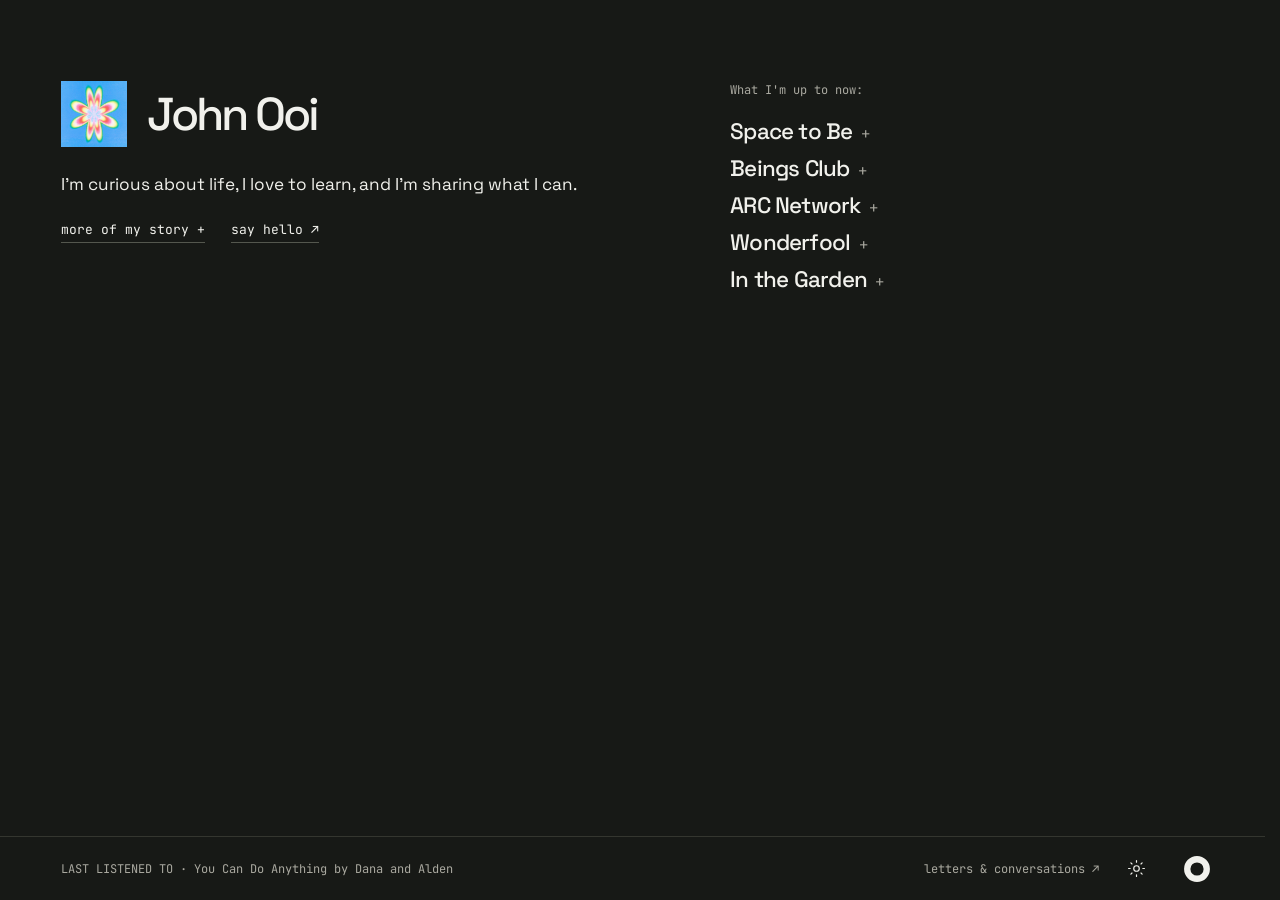
<file: index.html>
<!doctype html>
<html lang="en-GB" data-theme="dark">
<head>
  <meta charset="utf-8">
  <meta name="viewport" content="width=device-width, initial-scale=1">
  <link rel="preload" as="image" href="images/colourful-flower.png" fetchpriority="high">
  <link rel="preload" as="image" href="images/john-mountains.jpeg">
  <script>
  // Fail open even if the deferred entry script never downloads or runs.
  (() => {
    const root = document.documentElement;
    const entry = window.jhnEntry = {closed: false};
    entry.finish = () => {
      if (entry.closed) return;
      entry.closed = true;
      clearTimeout(entry.deadline);
      root.classList.remove('site-loading');
      root.classList.add('site-ready');
      root.removeAttribute('aria-busy');
      window.dispatchEvent(new Event('jhn:ready'));
    };
    entry.deadline = setTimeout(entry.finish, 10000);
    root.classList.add('site-loading');
    root.setAttribute('aria-busy', 'true');
    window.addEventListener('pageshow', event => { if (event.persisted) entry.finish(); });
  })();
  </script>
<title>John Ooi · Realisation Partner</title>
<meta name="description" content="I’m John Ooi. A little of my story, what I’m learning, and the people, practices and projects that are part of my life.">
<meta property="og:type" content="website">
<meta property="og:site_name" content="John Ooi">
<meta property="og:url" content="https://j-hn.info/">
<meta property="og:title" content="John Ooi · Realisation Partner">
<meta property="og:description" content="I’m John Ooi. A little of my story, what I’m learning, and the people, practices and projects that are part of my life.">
<meta property="og:image" content="https://j-hn.info/images/social-flower-v1.png">
<meta property="og:image:type" content="image/png">
<meta property="og:image:width" content="1733">
<meta property="og:image:height" content="907">
<meta property="og:image:alt" content="Rainbow flower beside John Ooi and Realisation Partner on a dark background">
<meta name="twitter:card" content="summary_large_image">
<meta name="twitter:title" content="John Ooi · Realisation Partner">
<meta name="twitter:description" content="I’m John Ooi. A little of my story, what I’m learning, and the people, practices and projects that are part of my life.">
<meta name="twitter:image" content="https://j-hn.info/images/social-flower-v1.png">
<meta name="twitter:image:alt" content="Rainbow flower beside John Ooi and Realisation Partner on a dark background">
<link rel="canonical" href="https://j-hn.info/">
<link rel="icon" type="image/png" sizes="16x16" href="images/favicon-16.png?v=flower-1">
<link rel="icon" type="image/png" sizes="32x32" href="images/favicon-32.png?v=flower-1">
<link rel="icon" type="image/png" sizes="512x512" href="images/favicon-512.png?v=flower-1">
<link rel="apple-touch-icon" sizes="180x180" href="images/favicon-180.png?v=flower-1">

<script type="application/ld+json">
{
  "@context": "https://schema.org",
  "@graph": [
    {
      "@type": "Person",
      "@id": "https://j-hn.info/#john-ooi",
      "name": "John Ooi",
      "url": "https://j-hn.info/",
      "image": "https://j-hn.info/images/john-portrait.jpeg",
      "description": "John Ooi grew up between cultures and religions in Liverpool. His life has been shaped by travel, medical school, meditation, scientific thinking and spiritual practice.",
      "knowsAbout": ["meditation", "contemplative practice", "creative collaboration", "writing"],
      "sameAs": [
        "https://spacetobe.xyz",
        "https://beingsclub.com",
        "https://arcnetwork.is",
        "https://wonderfool.substack.com"
      ]
    },
    {
      "@type": "AboutPage",
      "@id": "https://j-hn.info/#about",
      "url": "https://j-hn.info/",
      "name": "John Ooi · Realisation Partner",
      "mainEntity": {"@id": "https://j-hn.info/#john-ooi"}
    }
  ]
}
</script>
  <link rel="preconnect" href="https://fonts.googleapis.com">
  <link rel="preconnect" href="https://fonts.gstatic.com" crossorigin>
  <link href="https://fonts.googleapis.com/css2?family=Space+Grotesk:wght@400;500;600;700&amp;family=JetBrains+Mono:wght@300;400&amp;display=swap" rel="stylesheet">
  <meta name="color-scheme" content="dark light">
  <script src="theme.js?v=2"></script>
  <link rel="stylesheet" href="unfold.css?v=single-scroll-1">
  <script src="unfold.js?v=single-scroll-1" defer></script>
  <script src="entry.js?v=photographs-1" defer></script>
  <script src="journal-video.js?v=2" defer></script>
  <script src="unfold-ambient.js?v=music-only-1" defer></script>
</head>
<body>
  <a class="skip" href="#introduction">Skip to the introduction</a>
  <main class="page" id="home">
    <div class="opening">
      <div class="left-rail">
        <section class="introduction" id="introduction" aria-labelledby="john-name" tabindex="-1">
          <header class="hello">
            <img class="portrait" src="images/colourful-flower.png" alt="Soft rainbow-coloured flower on a blue background" width="1024" height="1024" data-entry-image>
            <h1 class="name-home" id="john-name"><a class="wordmark" href="#story" aria-label="More about John Ooi" aria-controls="story"><span class="wordmark-name" aria-hidden="true">John Ooi</span></a></h1>
          </header>
          <p>I’m curious about life, I love to learn, and I'm sharing what I can.</p>
          <div class="hello-links"><a href="#story" aria-controls="story">more of my story <span aria-hidden="true">+</span></a><a href="mailto:john@spacetobe.xyz?subject=hello">say hello ↗</a></div>
        </section>
      </div>
      <div class="right-rail">
        <nav class="work" id="projects" aria-labelledby="projects-heading">
          <h2 class="section-note" id="projects-heading">What I'm up to now:</h2>
          <details class="project" id="space-to-be">
            <summary><span class="work-title">Space to Be</span></summary>
            <div class="disclosure-body">
              <div class="project-copy" id="space-copy">
                <p>Space to Be is where I work with individuals one-to-one. I bring my practice, exploration and experience to meet what’s happening in your life.</p>
                <p>There’s room to explore. Meditation teaching can be part of it, but it doesn’t have to be.</p>
                <p class="practical">Online. In person when practical.</p>
                <a class="onward" href="https://spacetobe.xyz" target="_blank" rel="noopener">explore Space to Be ↗</a>
              </div>
            </div>
          </details>
          <details class="project" id="beings-club">
            <summary><span class="work-title">Beings Club</span></summary>
            <div class="disclosure-body"><div class="project-copy">
              <p>Beings Club brings curious people into spontaneously unfolding conversations and a shared practice space.</p>
              <p>At Beings Club, curiosity means an orientation to experience that is open to discovery.</p>
              <p>We begin with a curiosity-first approach to meditation practice, intended to create shared ground. Afterwards, we meet for paired and three-person conversations without any prescribed topic or theme.</p>
              <p class="practical">For the benefit of all beings</p>
              <a class="onward" href="https://beingsclub.com" target="_blank" rel="noopener">meet Beings Club ↗</a>
            </div></div>
          </details>
          <details class="project" id="arc-network">
            <summary><span class="work-title">ARC Network</span></summary>
            <div class="disclosure-body"><div class="project-copy">
              <p>The ARC Network is a progressively scaling network of practice building planetary infrastructure for the delivery of attuned loving presence to anyone who needs it.</p>
              <p>I participate as a member, source the network's weekly gathering, and support its development as a founding collaborator.</p>
              <p class="practical">Planetary in aim. Intimate in practice.</p>
              <a class="onward" href="https://arcnetwork.is" target="_blank" rel="noopener">get to know the ARC ↗</a>
            </div></div>
          </details>
          <details class="project" id="wonderfool">
            <summary><span class="work-title">Wonderfool</span></summary>
            <div class="disclosure-body"><div class="project-copy">
              <p>Wonderfool is my publication on Substack. It’s a place for questions, reflections and things I’m discovering as I go.</p>
              <p class="practical">Letters on Being. Every 1st and 3rd Tuesday.</p>
              <a class="onward" href="https://wonderfool.substack.com" target="_blank" rel="noopener">read Wonderfool ↗</a>
            </div></div>
          </details>
          <details class="project" id="in-the-garden">
            <summary><span class="work-title">In the Garden</span></summary>
            <div class="disclosure-body"><div class="project-copy">
              <p>In the Garden is my podcast, where I have conversations with wise people, fools, practitioners and humans doing things differently.</p>
              <p>You can listen on Substack or Spotify.</p>
              <p class="practical">Good company for travelling somewhere new.</p>
              <a class="onward" href="https://wonderfool.substack.com/podcast" target="_blank" rel="noopener">listen on Substack ↗</a>
              <a class="onward" href="https://open.spotify.com/show/76dQ2wEAlHByA0dCkoe2sq" target="_blank" rel="noopener">listen on Spotify ↗</a>
            </div></div>
          </details>
        </nav>
      </div>
      <div class="feature-stack">
        <details class="feature story" id="story">
          <summary class="feature-summary">About John Ooi</summary>
          <div class="disclosure-body"><div class="feature-inner">
            <header class="story-heading"><h2>An unfolding relationship with life.</h2></header>
            <p>I grew up in Liverpool, in a Roman Catholic family, and went to a Jewish primary school. My father is Malay Chinese and my mother is English. I'm trained as a meditation teacher and will soon live in Portugal.</p>
            <details class="chapter" id="more-story"><summary>a little more of the story <span aria-hidden="true">+</span></summary><div class="disclosure-body"><div class="chapter-copy">
              <figure class="life-photo"><img src="images/john-mountains.jpeg" alt="John at sunrise in the Huangshan Mountains, wearing an orange puffer jacket" width="3120" height="2080" loading="eager" data-entry-image><figcaption>Huangshan, at sunrise. 2025. I went because my grandmother suggested it.</figcaption></figure>
              <p>I went to medical school at UCL in London. Whilst there, I turned to meditation for help with anxiety and panic, and learnt that I was giving my thoughts too much power.</p>
              <p>During a break from medical school, I volunteered at a school in Nepal. I asked a child reading from a textbook to use their inside voice, then became curious about where it was for them. It wasn’t in their head. It was in their chest, where their heart was.</p>
              <p>I have learnt that there are many ways to experience experience.</p>
              <p>When COVID began, I was evacuated from the Himalayan mountains. Back in the UK, I spent time isolating alone in the Scottish Highlands and started guiding meditations for friends. I didn’t know whether I wanted to become a meditation teacher, but I thought I’d better train, so I signed up for the <a href="https://jackkornfield.com/the-mindfulness-meditation-teacher-certification-program/" target="_blank" rel="noopener" title="Mindfulness Meditation Teacher Certification Program">MMTCP</a> with Jack Kornfield and Tara Brach.</p>
              <p>Soon after, I returned to London for university and started working on intensive care units. I remained at medical school for two more years. I have a great appreciation for medicine, and love and respect for my friends who went on to become doctors. But I learnt that it wasn’t what I wanted, so I left.</p>
              <p>By then, I had completed the MMTCP. It opened my heart and gave me confidence. Eighteen months later, I trained again with David Nichtern at <a href="https://www.dharmamoon.com/mindfulness-meditation-teacher-training" target="_blank" rel="noopener" title="Dharma Moon Mindfulness Meditation Teacher Training">Dharma Moon</a>, gaining a greater appreciation for precision and technique.</p>
              <p>Now, I listen to my heart and appreciate that simple instructions can bring great freedom.</p>
            </div></div></details>
            <section class="photo-journal" id="photographs" aria-label="Photos and films">
              <figure class="journal-photo" data-photo="11">
                <img src="images/photographs/11-malaysia.jpg" alt="Ornate temple rooftops and a tall pagoda beneath clouds, framed by a film light leak" width="1086" height="724" loading="lazy" decoding="async">
                <figcaption><span>Malaysia</span><time datetime="2019">2019</time></figcaption>
              </figure>
              <figure class="journal-photo" data-photo="6">
                <img src="images/photographs/06-snow.jpg" alt="Walkers crossing a broad snow-covered mountain valley under a grey sky" width="1086" height="724" loading="lazy" decoding="async">
                <figcaption><span>Nepal</span><time datetime="2020">2020</time></figcaption>
              </figure>
              <figure class="journal-photo" data-photo="5">
                <img src="images/photographs/05-dusk.jpg" alt="An orange and violet evening sky over water and dark headlands" width="1086" height="724" loading="lazy" decoding="async">
                <figcaption><span>Scotland</span><time datetime="2020">2020</time></figcaption>
              </figure>
              <figure class="journal-photo" data-photo="3">
                <img src="images/photographs/03-tree.jpg" alt="A close view of textured tree bark in a green park" width="1084" height="724" loading="lazy" decoding="async">
                <figcaption><span>England</span><time datetime="2021">2021</time></figcaption>
              </figure>
              <figure class="journal-photo" data-photo="4">
                <img src="images/photographs/04-valley.jpg" alt="Two walkers on a narrow path through a green mountain valley" width="1086" height="724" loading="lazy" decoding="async">
                <figcaption><span>England</span><time datetime="2021">2021</time></figcaption>
              </figure>
              <figure class="journal-photo" data-photo="1">
                <img src="images/photographs/01-spain.jpg" alt="A palace and wooded hills beneath distant snowy mountains and a wide, clouded sky" width="1089" height="722" loading="lazy" decoding="async">
                <figcaption><span>Spain</span><time datetime="2022">2022</time></figcaption>
              </figure>
              <figure class="journal-photo" data-photo="2">
                <img src="images/photographs/02-coast.jpg" alt="Blue sea beyond a sunlit rocky coast, with a pink light leak at the edge" width="1086" height="724" loading="lazy" decoding="async">
                <figcaption><span>Portugal</span><time datetime="2022">2022</time></figcaption>
              </figure>
              <figure class="journal-photo" data-photo="13" id="argentina-2023">
                <button class="video-toggle" type="button" aria-label="Sound for Argentina video" aria-pressed="false" aria-describedby="argentina-caption">
                  <video class="journal-video" width="1280" height="720" poster="images/photographs/13-argentina.jpg" preload="none" muted loop playsinline aria-label="Snow-covered mountains in Argentina">
                    <source src="media/argentina-2023.mp4" type="video/mp4">
                  </video>
                </button>
                <figcaption id="argentina-caption"><span>Argentina</span><time datetime="2023">2023</time></figcaption>
              </figure>
              <figure class="journal-photo" data-photo="14" id="new-zealand-2023">
                <button class="video-toggle" type="button" aria-label="Sound for New Zealand video" aria-pressed="false" aria-describedby="new-zealand-caption">
                  <video class="journal-video" width="1280" height="720" poster="images/photographs/14-new-zealand.jpg" preload="none" muted loop playsinline aria-label="A green tent among rocks beneath pink-lit snowy mountains in New Zealand">
                    <source src="media/new-zealand-2023.mp4" type="video/mp4">
                  </video>
                </button>
                <figcaption id="new-zealand-caption"><span>New Zealand</span><time datetime="2023">2023</time></figcaption>
              </figure>
              <figure class="journal-photo" data-photo="12">
                <img src="images/photographs/12-philippines.jpg" alt="An outrigger boat silhouetted on sunlit water between islands" width="2178" height="1444" loading="lazy" decoding="async">
                <figcaption><span>Philippines</span><time datetime="2024">2024</time></figcaption>
              </figure>
              <figure class="journal-photo" data-photo="8">
                <img src="images/photographs/08-sunrise.jpg" alt="Golden sunlight above overlapping mountain silhouettes" width="1840" height="1232" loading="lazy" decoding="async">
                <figcaption><span>China</span><time datetime="2025">2025</time></figcaption>
              </figure>
            </section>
          </div></div>
        </details>
      </div>
    </div>
  </main>
  <footer class="utility">
    <span id="now-playing"><span id="np-label">last listened to</span><span id="np-track"> · You Can Do Anything by Dana and Alden</span></span>
    <div class="footer-actions">
      <a class="letters-link" href="https://wonderfool.substack.com" target="_blank" rel="noopener" aria-label="letters &amp; conversations"><span class="letters-full">letters &amp; conversations</span><span class="letters-short" aria-hidden="true">letters</span> ↗</a>
      <button class="theme-toggle" type="button" aria-label="Dark mode" aria-pressed="false" title="Switch to dark mode" hidden>
        <svg class="theme-moon" viewBox="0 0 24 24" aria-hidden="true"><path d="M20.3 15.1A8.8 8.8 0 0 1 8.9 3.7a8.8 8.8 0 1 0 11.4 11.4Z" fill="none" stroke="currentColor" stroke-width="1.5" stroke-linejoin="round"/></svg>
        <svg class="theme-sun" viewBox="0 0 24 24" aria-hidden="true"><circle cx="12" cy="12" r="3.5" fill="none" stroke="currentColor" stroke-width="1.5"/><path d="M12 2v2m0 16v2M2 12h2m16 0h2M4.9 4.9l1.4 1.4m11.4 11.4 1.4 1.4M4.9 19.1l1.4-1.4M17.7 6.3l1.4-1.4" fill="none" stroke="currentColor" stroke-width="1.5" stroke-linecap="round"/></svg>
      </button>
      <div class="mark-home"><a class="space-mark" href="#space-to-be" aria-label="About Space to Be" aria-controls="space-to-be"><svg viewBox="0 0 320 320" aria-hidden="true"><circle cx="160" cy="160" r="71" fill="none" stroke="currentColor" stroke-width="46"/></svg></a></div>
    </div>
  </footer>
</body>
</html>
</file>
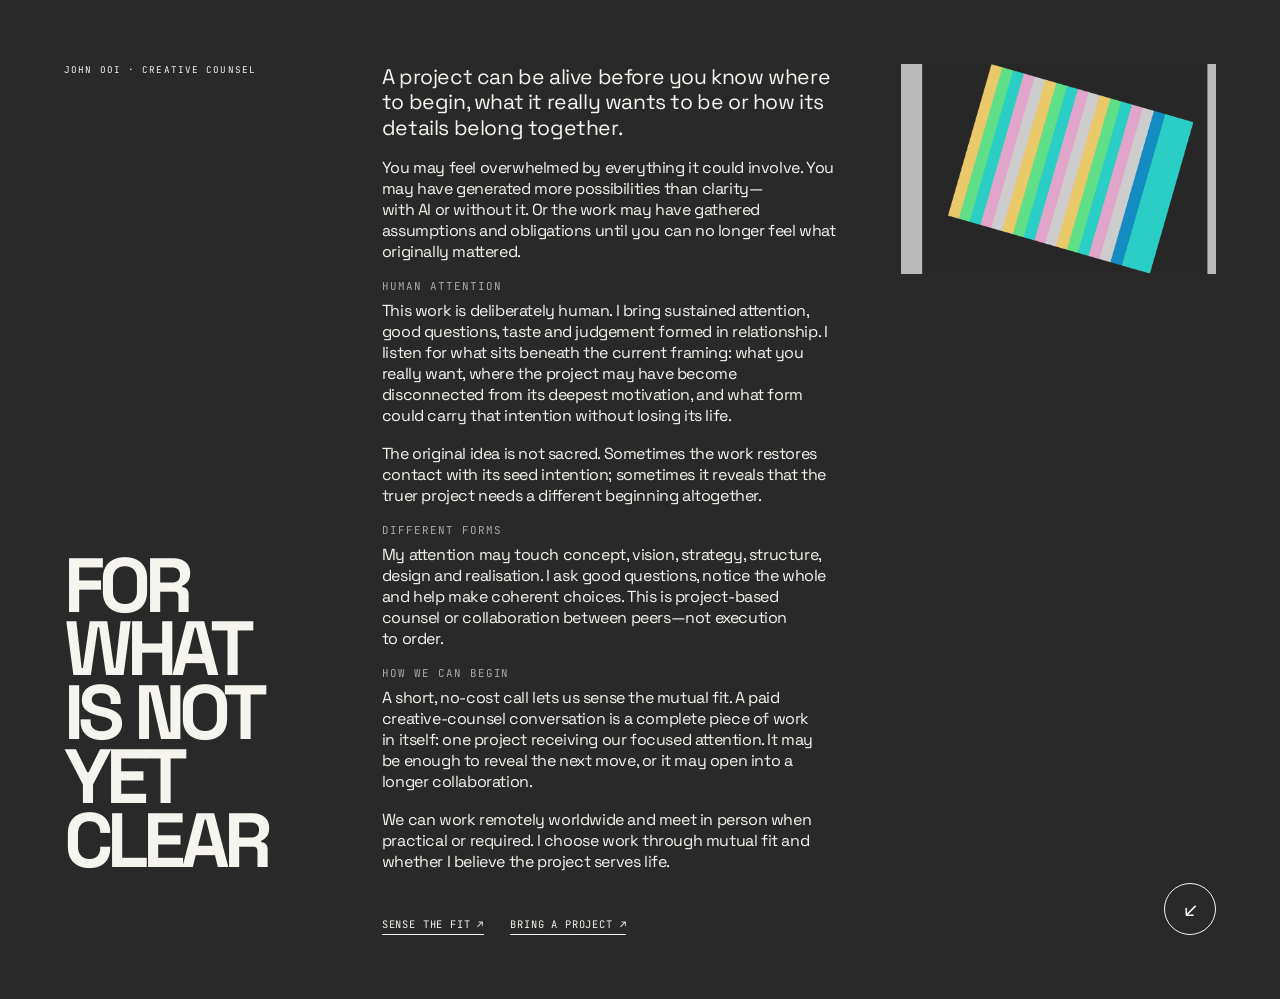
<file: creative-counsel/index.html>
<!DOCTYPE html>
<html lang="en">
<head>
<meta charset="utf-8">
<meta name="viewport" content="width=device-width, initial-scale=1, viewport-fit=cover">
<title>Creative Counsel for Projects Not Yet Clear — John Ooi</title>
<meta name="description" content="Human creative counsel for when a project feels overwhelming, its deeper motivation is unclear, or you need help finding where to begin and what form it wants.">
<meta property="og:type" content="website">
<meta property="og:site_name" content="John Ooi">
<meta property="og:url" content="https://j-hn.info/creative-counsel/">
<meta property="og:title" content="Creative Counsel — John Ooi">
<meta property="og:description" content="Human attention for projects that are alive but not yet clear.">
<meta property="og:image" content="https://j-hn.info/images/og.jpg">
<meta property="og:image:width" content="1200">
<meta property="og:image:height" content="630">
<meta property="og:image:alt" content="Colourful diagonal striped artwork in yellow, green, turquoise, pink, grey and blue">
<meta name="twitter:card" content="summary_large_image">
<meta name="twitter:title" content="Creative Counsel — John Ooi">
<meta name="twitter:description" content="Human attention for projects that are alive but not yet clear.">
<meta name="twitter:image" content="https://j-hn.info/images/og.jpg">
<meta name="twitter:image:alt" content="Colourful diagonal striped artwork in yellow, green, turquoise, pink, grey and blue">
<link rel="canonical" href="https://j-hn.info/creative-counsel/">
<link rel="icon" type="image/png" sizes="32x32" href="../images/favicon-32.png">
<link rel="icon" type="image/png" sizes="512x512" href="../images/favicon-512.png">
<link rel="apple-touch-icon" sizes="180x180" href="../images/favicon-180.png">
<link rel="preconnect" href="https://fonts.googleapis.com">
<link rel="preconnect" href="https://fonts.gstatic.com" crossorigin>
<link href="https://fonts.googleapis.com/css2?family=JetBrains+Mono:wght@300;400;500&amp;family=Space+Grotesk:wght@400;500;600;700&amp;display=swap" rel="stylesheet">
<script type="application/ld+json">
{
  "@context": "https://schema.org",
  "@graph": [
    {
      "@type": "Person",
      "@id": "https://j-hn.info/#john-ooi",
      "name": "John Ooi",
      "url": "https://j-hn.info/",
      "image": "https://j-hn.info/images/pfp-new.jpg",
      "description": "Meditation teacher, spiritual friend, writer and creative counsel.",
      "sameAs": ["https://spacetobe.xyz", "https://beingsclub.com", "https://arcnetwork.is", "https://wonderfool.substack.com"]
    },
    {
      "@type": "Service",
      "@id": "https://j-hn.info/creative-counsel/#service",
      "name": "Creative counsel",
      "url": "https://j-hn.info/creative-counsel/",
      "serviceType": "Creative counsel and project-based collaboration",
      "description": "Human attention, good questions and judgement for people unsure where a project should begin, what it really wants to be or how its details belong together.",
      "provider": {"@id": "https://j-hn.info/#john-ooi"},
      "areaServed": "Worldwide",
      "availableChannel": {
        "@type": "ServiceChannel",
        "serviceUrl": "https://j-hn.info/creative-counsel/",
        "availableLanguage": "English"
      }
    }
  ]
}
</script>
<style>
:root{--paper:#f6f4ee;--ink:#101210;--quiet:#aaa8a2;--colour:#2bcec4;--line:rgba(246,244,238,.22);--ease:cubic-bezier(.2,.75,.2,1)}
*,*::before,*::after{box-sizing:border-box;margin:0;padding:0}
html{background:#292929;color:var(--paper)}
body{min-height:100svh;font-family:'Space Grotesk',system-ui,sans-serif;-webkit-font-smoothing:antialiased;text-rendering:optimizeLegibility;animation:counsel-page-in 480ms var(--ease) both}
@keyframes counsel-page-in{from{opacity:0;transform:translateY(10px)}to{opacity:1;transform:none}}
html.counsel-page-leaving body{animation:none;opacity:0;transform:translateY(8px);transition:opacity 280ms ease,transform 320ms var(--ease)}
a{color:inherit;text-decoration:none}
.shell{min-height:100svh;display:grid;grid-template-columns:minmax(210px,.58fr) minmax(360px,1.04fr) minmax(230px,.72fr);grid-template-rows:auto 1fr auto;column-gap:clamp(34px,5vw,96px);padding:clamp(28px,5vw,80px)}
.eyebrow{grid-column:1;grid-row:1;font-family:'JetBrains Mono',monospace;font-size:clamp(.58rem,.67vw,.72rem);letter-spacing:.12em;text-transform:uppercase}
h1{grid-column:1;grid-row:2;align-self:end;max-width:8ch;font-size:clamp(3rem,6vw,7.4rem);font-weight:700;line-height:.83;letter-spacing:-.075em;text-transform:uppercase;text-wrap:balance}
.copy{grid-column:2;grid-row:1/3;max-width:43rem;font-size:clamp(1rem,1.24vw,1.32rem);line-height:1.32;letter-spacing:-.025em;text-wrap:pretty}
.copy p+p,.copy section{margin-top:1.05em}.copy h2{margin-bottom:.4rem;font-size:.68rem;font-family:'JetBrains Mono',monospace;font-weight:400;line-height:1.3;letter-spacing:.09em;text-transform:uppercase;color:var(--quiet)}
.copy .lede{font-size:clamp(1.2rem,1.65vw,1.72rem);line-height:1.2}
.copy .line{font-weight:600}
.art{grid-column:3;grid-row:1/3;align-self:start;width:100%;aspect-ratio:1.5;background:#272727 url('../images/reference-bg.png') center/contain no-repeat}
.actions{grid-column:2/4;grid-row:3;display:flex;flex-wrap:wrap;gap:12px 26px;align-items:center;padding-top:clamp(32px,5vh,72px);padding-right:70px;font-family:'JetBrains Mono',monospace;font-size:.65rem;letter-spacing:.08em;text-transform:uppercase}
.actions a{border-bottom:1px solid currentColor;padding-bottom:.16rem;transition:color 220ms ease}.actions a:hover,.actions a:focus-visible{color:var(--colour);outline:0}
.home{position:fixed;right:clamp(28px,5vw,80px);bottom:clamp(28px,5vw,80px);display:grid;place-items:center;width:52px;height:52px;border:1px solid var(--paper);border-radius:50%;font-size:1.35rem;transition:background 220ms ease,color 220ms ease,transform 420ms var(--ease)}
.home:hover,.home:focus-visible{background:var(--paper);color:#292929;transform:rotate(-45deg);outline:0}
@media(max-width:960px){.shell{grid-template-columns:1fr;grid-template-rows:auto auto auto auto;padding:22px;gap:22px}.eyebrow{grid-column:1;grid-row:1}h1{grid-column:1;grid-row:2;align-self:start;max-width:9ch;font-size:clamp(2.7rem,13vw,4.5rem)}.art{grid-column:1;grid-row:3;justify-self:end;width:min(72vw,390px)}.copy{grid-column:1;grid-row:4;max-width:42rem;font-size:clamp(.93rem,3.5vw,1.08rem)}.actions{grid-column:1;grid-row:5;padding:12px 64px 64px 0;font-size:.58rem}.home{right:22px;bottom:22px;width:44px;height:44px}}
@media(prefers-reduced-motion:reduce){*,*::before,*::after{animation-duration:.01ms!important;animation-iteration-count:1!important;transition-duration:.01ms!important}}
</style>
</head>
<body>
<main class="shell">
  <p class="eyebrow">John Ooi · Creative counsel</p>
  <h1>For what is not yet clear</h1>
  <div class="copy">
    <p class="lede">A project can be alive before you know where to begin, what it really wants to be or how its details belong together.</p>
    <p>You may feel overwhelmed by everything it could involve. You may have generated more possibilities than clarity—with AI or without it. Or the work may have gathered assumptions and obligations until you can no longer feel what originally mattered.</p>
    <section aria-labelledby="attention-heading">
      <h2 id="attention-heading">Human attention</h2>
      <p>This work is deliberately human. I bring sustained attention, good questions, taste and judgement formed in relationship. I listen for what sits beneath the current framing: what you really want, where the project may have become disconnected from its deepest motivation, and what form could carry that intention without losing its life.</p>
      <p>The original idea is not sacred. Sometimes the work restores contact with its seed intention; sometimes it reveals that the truer project needs a different beginning altogether.</p>
    </section>
    <section aria-labelledby="forms-heading">
      <h2 id="forms-heading">Different forms</h2>
      <p>My attention may touch concept, vision, strategy, structure, design and realisation. I ask good questions, notice the whole and help make coherent choices. This is project-based counsel or collaboration between peers—not execution to order.</p>
    </section>
    <section aria-labelledby="begin-heading">
      <h2 id="begin-heading">How we can begin</h2>
      <p>A short, no-cost call lets us sense the mutual fit. A paid creative-counsel conversation is a complete piece of work in itself: one project receiving our focused attention. It may be enough to reveal the next move, or it may open into a longer collaboration.</p>
      <p>We can work remotely worldwide and meet in person when practical or required. I choose work through mutual fit and whether I believe the project serves life.</p>
    </section>
  </div>
  <div class="art" role="img" aria-label="Colourful diagonal striped artwork"></div>
  <nav class="actions" aria-label="Start a conversation">
    <a href="mailto:john@spacetobe.xyz?subject=A%20mutual-fit%20conversation">sense the fit ↗</a>
    <a href="mailto:john@spacetobe.xyz?subject=I%E2%80%99d%20like%20your%20attention%20on%20a%20project">bring a project ↗</a>
  </nav>
</main>
<a class="home" href="../#creative-counsel" aria-label="Back to Creative Counsel on John Ooi’s homepage">↙</a>
<script>
(function(){
  var home=document.querySelector('.home');
  home.addEventListener('click',function(event){
    if(event.button!==0||event.metaKey||event.ctrlKey||event.shiftKey||event.altKey||window.matchMedia('(prefers-reduced-motion: reduce)').matches)return;
    event.preventDefault();
    document.documentElement.classList.add('counsel-page-leaving');
    setTimeout(function(){window.location.href=home.href},300);
  });
})();
</script>
</body>
</html>
</file>
<file: unfold.css>
:root{color-scheme:light;--paper:#fff;--ink:#101210;--quiet:#73736d;--line:#cfcdc7;--rule:#efefed;--active:#62645f;--hover:#73736d;--bar:64px;--ease:cubic-bezier(.22,.75,.2,1);--gutter:clamp(24px,4.8vw,72px);--motion:640ms;--mark-size:44px}
:root[data-theme="dark"]{color-scheme:dark;--paper:#171916;--ink:#f1f1ec;--quiet:#aaa9a0;--line:#54574e;--rule:#34362f;--active:#c4c6bc;--hover:#c4c6bc}
*,*::before,*::after{box-sizing:border-box}
body,h1,h2,p,figure{margin:0}
html{scrollbar-gutter:stable;scroll-padding-bottom:calc(var(--bar) + 16px)}
body{background:var(--paper);color:var(--ink);font-family:'Space Grotesk',system-ui,sans-serif;-webkit-font-smoothing:antialiased;padding-bottom:var(--bar)}
a{color:inherit;text-decoration:none}
a,summary{-webkit-tap-highlight-color:transparent}
:focus-visible{outline:2px solid currentColor;outline-offset:7px}
::selection{background:#e0a5c9;color:#101210}
.skip{position:fixed;top:12px;left:12px;z-index:10;padding:12px;background:var(--paper);transform:translateY(-200%)}
.skip:focus{transform:none}
.page{--page-top:clamp(32px,9vh,96px);display:grid;grid-template-columns:minmax(0,1fr) minmax(0,.82fr);grid-template-rows:auto 1fr;column-gap:8%;width:100%;max-width:1280px;margin-inline:auto;min-height:calc(100svh - var(--bar));padding:var(--page-top) var(--gutter) 4vh}
.opening{display:contents}
.left-rail,.right-rail{display:flex;flex-direction:column;min-width:0}
.left-rail{grid-column:1;grid-row:1;gap:0}
.right-rail{grid-column:2;grid-row:1 / span 2}
.introduction{max-width:33rem;scroll-margin-top:24px;container-type:inline-size}
.hello{display:flex;align-items:center;gap:20px}
.portrait{width:66px;height:66px;object-fit:contain}
.name-home{font-weight:500}
.wordmark{display:block;width:fit-content;transform-origin:left center;transition:transform 420ms var(--ease),color 240ms ease}
.wordmark-name{display:block;white-space:nowrap;font-size:clamp(2rem,3.6vw,4rem);line-height:1;letter-spacing:-.065em}
.introduction>p{margin-top:24px;font-size:min(1.35rem,3.25cqi);line-height:1.55;white-space:nowrap}
.hello-links{display:flex;flex-wrap:wrap;gap:10px 26px;margin-top:22px;font-family:'JetBrains Mono',monospace;font-size:.8125rem;line-height:1.5}
.hello-links a{border-bottom:1px solid var(--line);padding-bottom:3px}
.hello-links a:hover,.letters-link:hover{color:var(--quiet)}
.hello-links a[aria-expanded="true"]>span{display:inline-block;transform:rotate(45deg)}
.work{display:flex;flex-direction:column;gap:12px;margin-top:0}
.section-note{font-family:'JetBrains Mono',monospace;font-size:.75rem;font-weight:400;line-height:1.5;color:var(--quiet);margin-bottom:8px}
.project{min-width:0;scroll-margin-top:32px}
.project>summary{list-style:none;cursor:pointer;position:relative;width:fit-content;max-width:100%;transform-origin:left center;transition:color 240ms ease,transform 420ms var(--ease)}
summary::-webkit-details-marker{display:none}
.work-title{display:block;font-size:clamp(1.2rem,1.75vw,1.65rem);font-weight:500;line-height:1.12;letter-spacing:-.035em}
.work-title::after{content:' +';font-family:'JetBrains Mono',monospace;font-size:.7em;font-weight:300;color:var(--quiet)}
.project[open] .work-title::after{content:' −'}
.work-desc{display:block;margin-top:3px;font-family:'JetBrains Mono',monospace;font-size:.6875rem;line-height:1.5;color:var(--quiet)}
.project[open]>summary{color:var(--active)}
.project-copy{padding:22px 0 28px;max-width:38rem;font-size:clamp(1rem,1.2vw,1.15rem);line-height:1.6}
.project-copy p+p{margin-top:1em}
.project-copy .practical{margin-top:1.5em;font-family:'JetBrains Mono',monospace;font-size:.875rem;color:var(--quiet)}
.onward{display:block;width:fit-content;margin-top:1.2em;font-family:'JetBrains Mono',monospace;font-size:.875rem;line-height:1.65;text-decoration:underline;text-underline-offset:5px}
.onward:hover{color:var(--hover)}
.feature-stack{grid-column:1;grid-row:2;align-self:start;min-width:0;margin-top:40px}
.enhanced .feature-stack:not(:has(.feature[open])){display:none}
.feature{min-width:0;scroll-margin-top:28px}
.feature-summary{margin-top:20px;cursor:pointer;font-size:1rem}
.enhanced .feature-summary{display:none}
.feature-inner{padding-bottom:36px;font-size:clamp(1rem,1.3vw,1.2rem);line-height:1.65}
.feature-inner>p+p{margin-top:1em}
.feature h2{font-size:clamp(1.8rem,2.8vw,3.2rem);font-weight:500;line-height:1.1;letter-spacing:-.055em}
.story-heading{margin-bottom:30px;container-type:inline-size}
.story-heading h2{font-size:min(3.2rem,6.4cqi);white-space:nowrap}
.chapter{margin:24px 0;font-size:1rem}
.chapter>summary{cursor:pointer;list-style:none;font-family:'JetBrains Mono',monospace;font-size:.875rem;display:flex;align-items:center;justify-content:space-between;gap:16px;padding:10px 0;border-bottom:1px solid var(--line)}
.chapter[open]>summary>span{transform:rotate(45deg)}
.chapter>summary>span{transition:transform 500ms var(--ease)}
.chapter-copy{padding:24px 0 4px}
.chapter-copy>p+p{margin-top:1em}
.life-photo{margin:18px 0 28px}
.life-photo img{display:block;width:100%;height:auto}
.life-photo figcaption{font-family:'JetBrains Mono',monospace;font-size:.8125rem;line-height:1.6;color:var(--quiet);margin-top:12px}
.photo-journal{margin-top:36px;min-width:0}
.journal-photo+.journal-photo{margin-top:48px}
.journal-photo img,.journal-photo video{display:block;width:100%;height:auto;background:var(--rule)}
.journal-photo video{scroll-margin-top:24px}
.journal-photo figcaption{display:flex;gap:16px;margin-top:12px;font-family:'JetBrains Mono',monospace;font-size:.75rem;line-height:1.6;color:var(--quiet)}
.journal-photo figcaption time{margin-left:auto;text-align:right}
.video-toggle{display:block;width:100%;padding:0;border:0;background:none;color:inherit;line-height:0;-webkit-tap-highlight-color:transparent}
.video-toggle video{pointer-events:none}
/* The footer owns the logo, so neither text column needs a reserved lane. */
.mark-home{width:var(--mark-size);height:var(--mark-size);flex-shrink:0;color:var(--ink)}
.space-mark{display:block;width:var(--mark-size);height:var(--mark-size);flex-shrink:0;transition:transform 420ms var(--ease),color 240ms ease}
.space-mark svg{width:100%;height:100%;display:block}
.utility{position:fixed;inset:auto 0 0;z-index:3;height:var(--bar);display:flex;justify-content:space-between;gap:28px;align-items:center;padding:0 var(--gutter);background:var(--paper);border-top:1px solid var(--rule);font-family:'JetBrains Mono',monospace;font-size:.75rem;line-height:1.5;color:var(--quiet)}
#now-playing{flex:1;min-width:0;white-space:nowrap;overflow:hidden;text-overflow:ellipsis;font-size:.75rem;transition:opacity 320ms}
#np-label{text-transform:uppercase}
.footer-actions{display:flex;align-items:center;gap:16px;flex-shrink:0}
.letters-link{flex-shrink:0}
.letters-short{display:none}
.theme-toggle{display:grid;place-items:center;width:44px;height:44px;padding:0;border:0;background:transparent;color:var(--ink);cursor:pointer;flex-shrink:0}
.theme-toggle[hidden]{display:none}
.theme-toggle svg{width:19px;height:19px;grid-area:1/1}
.theme-sun{display:none}
[data-theme="dark"] .theme-moon{display:none}
[data-theme="dark"] .theme-sun{display:block}
.theme-toggle:hover{color:var(--hover)}
.wordmark:focus-visible{transform:scale(1.045)}
.mark-home>.space-mark:focus-visible{transform:scale(1.12)}
@media(hover:hover){
  .project>summary:hover{transform:scale(1.035)}
  .project[open]>summary:hover{transform:none}
  .wordmark:hover{transform:scale(1.045);color:var(--hover)}
  .space-mark:hover{color:var(--hover)}
  .mark-home>.space-mark:hover{transform:scale(1.12)}
}

/* Both columns share the page scroll. A taller activity column may travel up
   until its bottom is visible; shorter columns stay near the top. */
@media(min-width:861px){
  .right-rail{align-self:start;padding:8px;margin:-8px}
  .enhanced .right-rail{position:sticky;top:min(calc(var(--page-top) - 8px),var(--rail-top-limit,0px))}
}
@media(min-width:861px) and (max-height:740px){
  .page{--page-top:28px;padding-bottom:24px}
  .portrait{width:52px;height:52px}
  .introduction>p{margin-top:16px;line-height:1.45}
  .hello-links{margin-top:16px}
  .work{gap:9px}
  .section-note{margin-bottom:4px}
  .work-title{font-size:1.2rem}
}
@media(max-width:860px){
  :root{--gutter:24px}
  .page{display:flex;flex-direction:column;gap:0;max-width:640px;padding:24px var(--gutter)}
  .opening{display:flex;flex-direction:column;gap:36px}
  .hello{gap:16px}
  .portrait{width:52px;height:52px}
  .wordmark-name{font-size:2.25rem}
  .introduction>p{margin-top:16px;line-height:1.5}
  .hello-links{margin-top:16px;font-size:.75rem}
  .feature-stack{margin-top:0}
  .work{gap:12px}
  .section-note{margin-bottom:4px}
  .work-title{font-size:1.25rem}
  .feature-inner{font-size:1rem}
  .utility{gap:16px;font-size:.6875rem}
  .footer-actions{gap:8px}
  #now-playing{font-size:.6875rem}
}
@media(max-width:599px){
  .letters-full{display:none}
  .letters-short{display:inline}
  .footer-actions{gap:4px}
}
@media(max-width:380px){
  :root{--gutter:18px}
  .hello-links{gap:10px 20px}
  .work-title{font-size:1.125rem}
  .utility{gap:12px}
}
@media(prefers-reduced-motion:reduce){
  *,*::before,*::after{scroll-behavior:auto!important;transition:none!important;animation:none!important}
  .wordmark,.space-mark{transform:none!important}
}

/* Prepare images and fonts with a normal cursor, then quietly reveal the page.
   Opacity only: layout and the anchored footer stay in place. */
/* Keep the footer surface opaque from the first paint so the gallery never
   shows through it. Only the text and controls participate in the entry fade. */
html.site-loading .page,html.site-loading .utility>*,html.site-loading .skip{visibility:hidden}
html.site-ready .page,html.site-ready .utility>*{animation:page-arrive 900ms ease-out both}
@keyframes page-arrive{from{opacity:0}to{opacity:1}}
</file>
